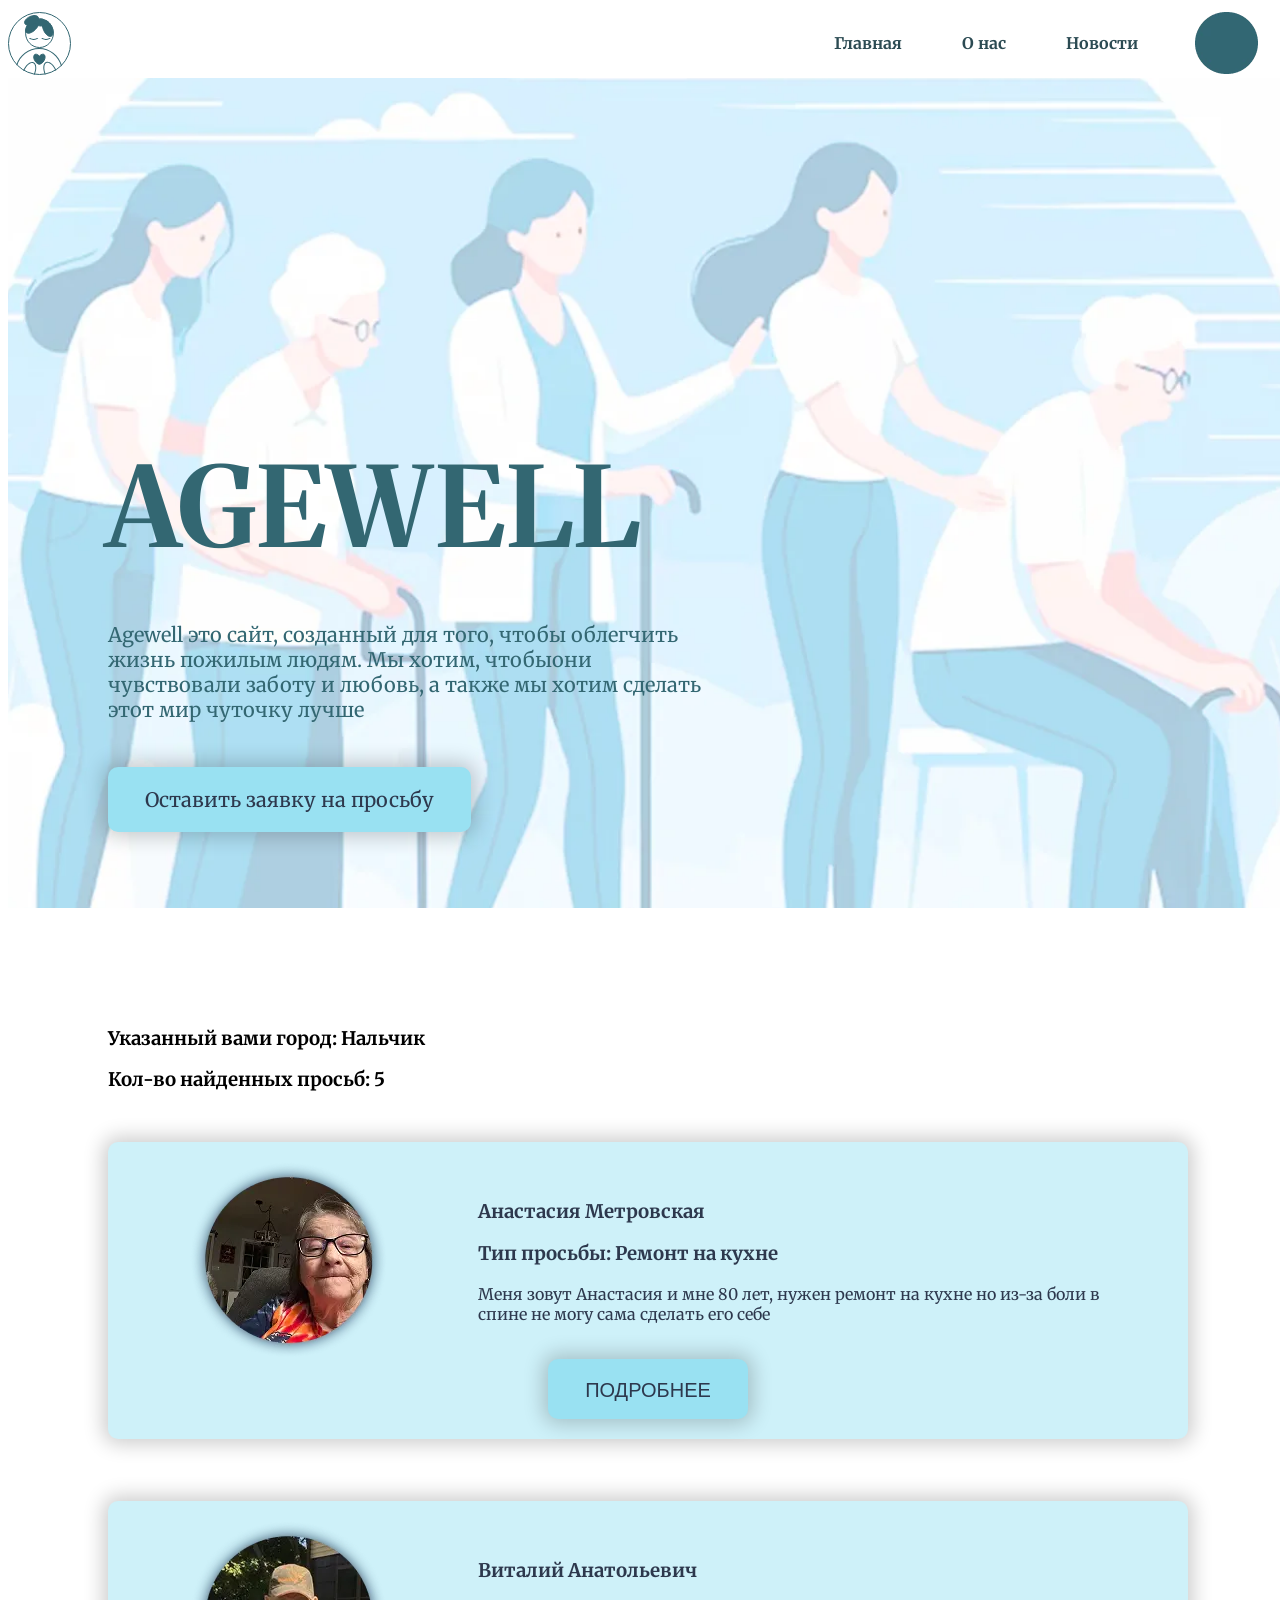
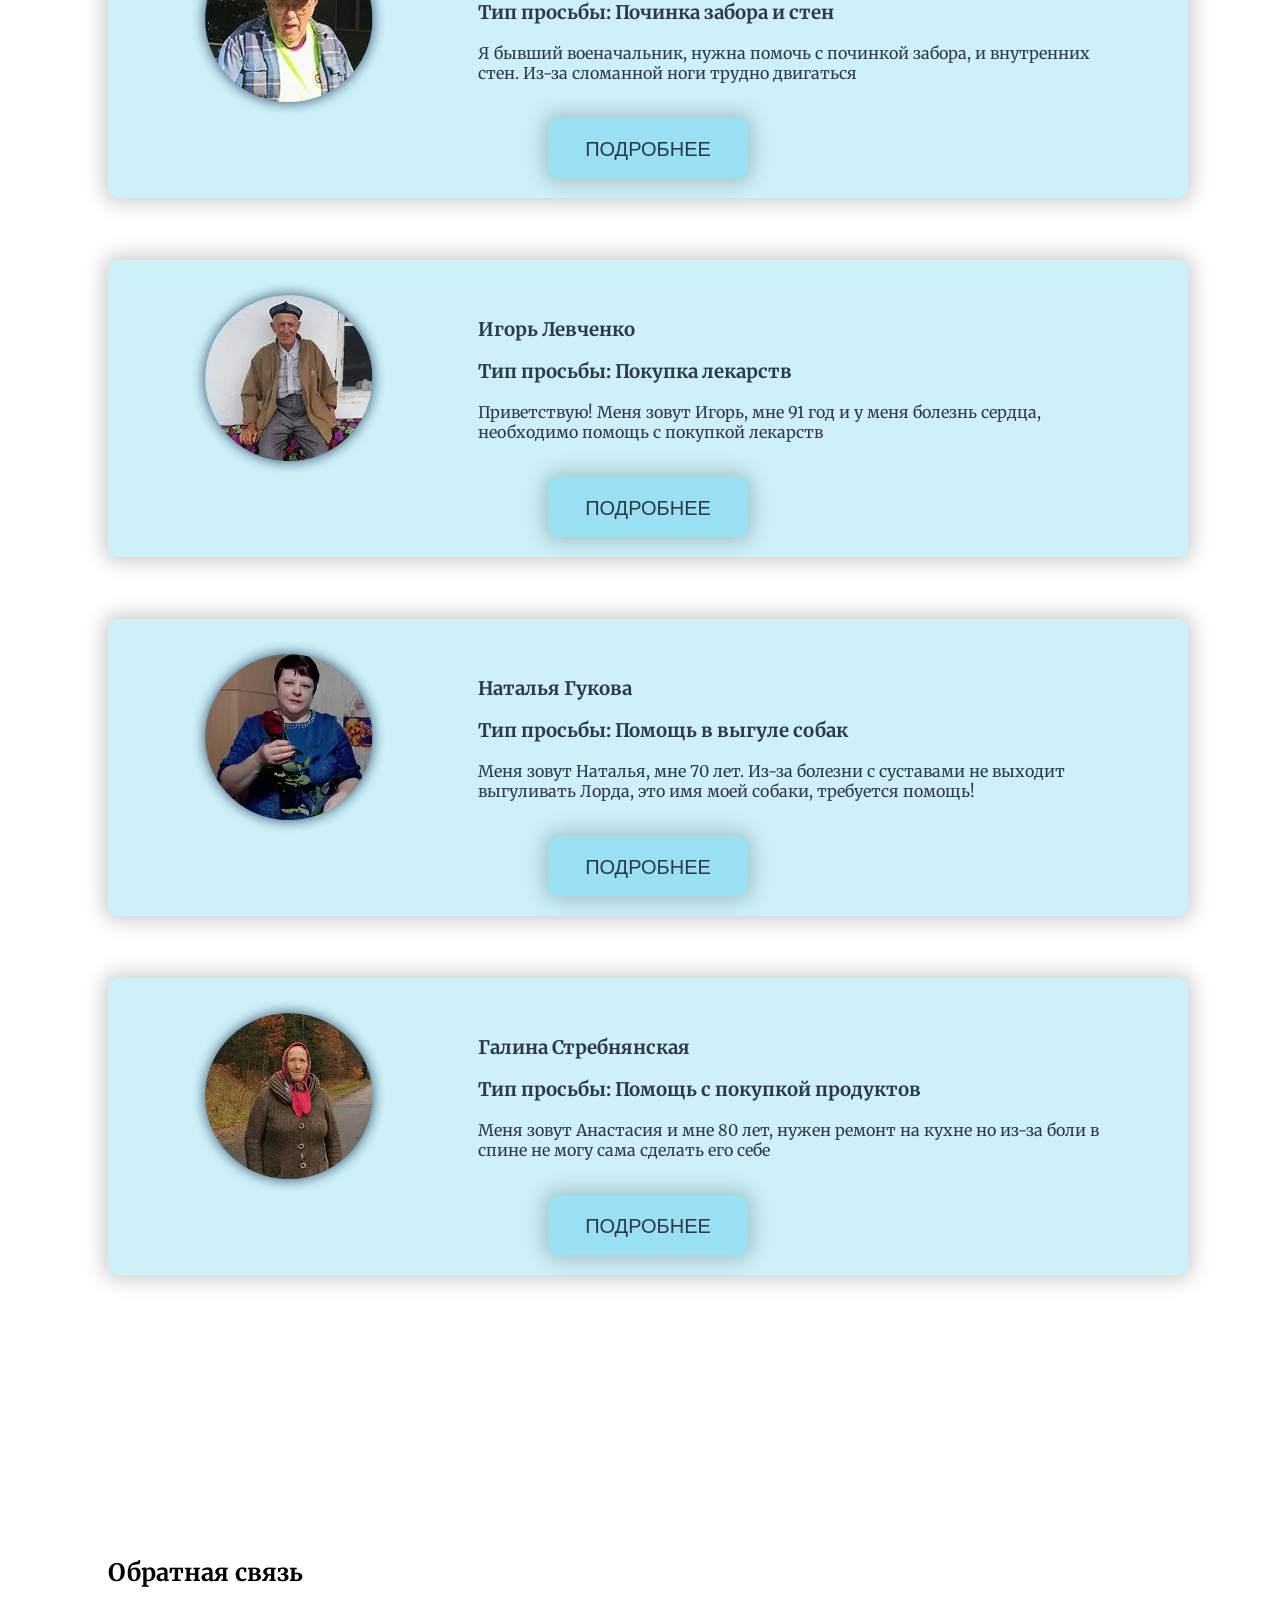
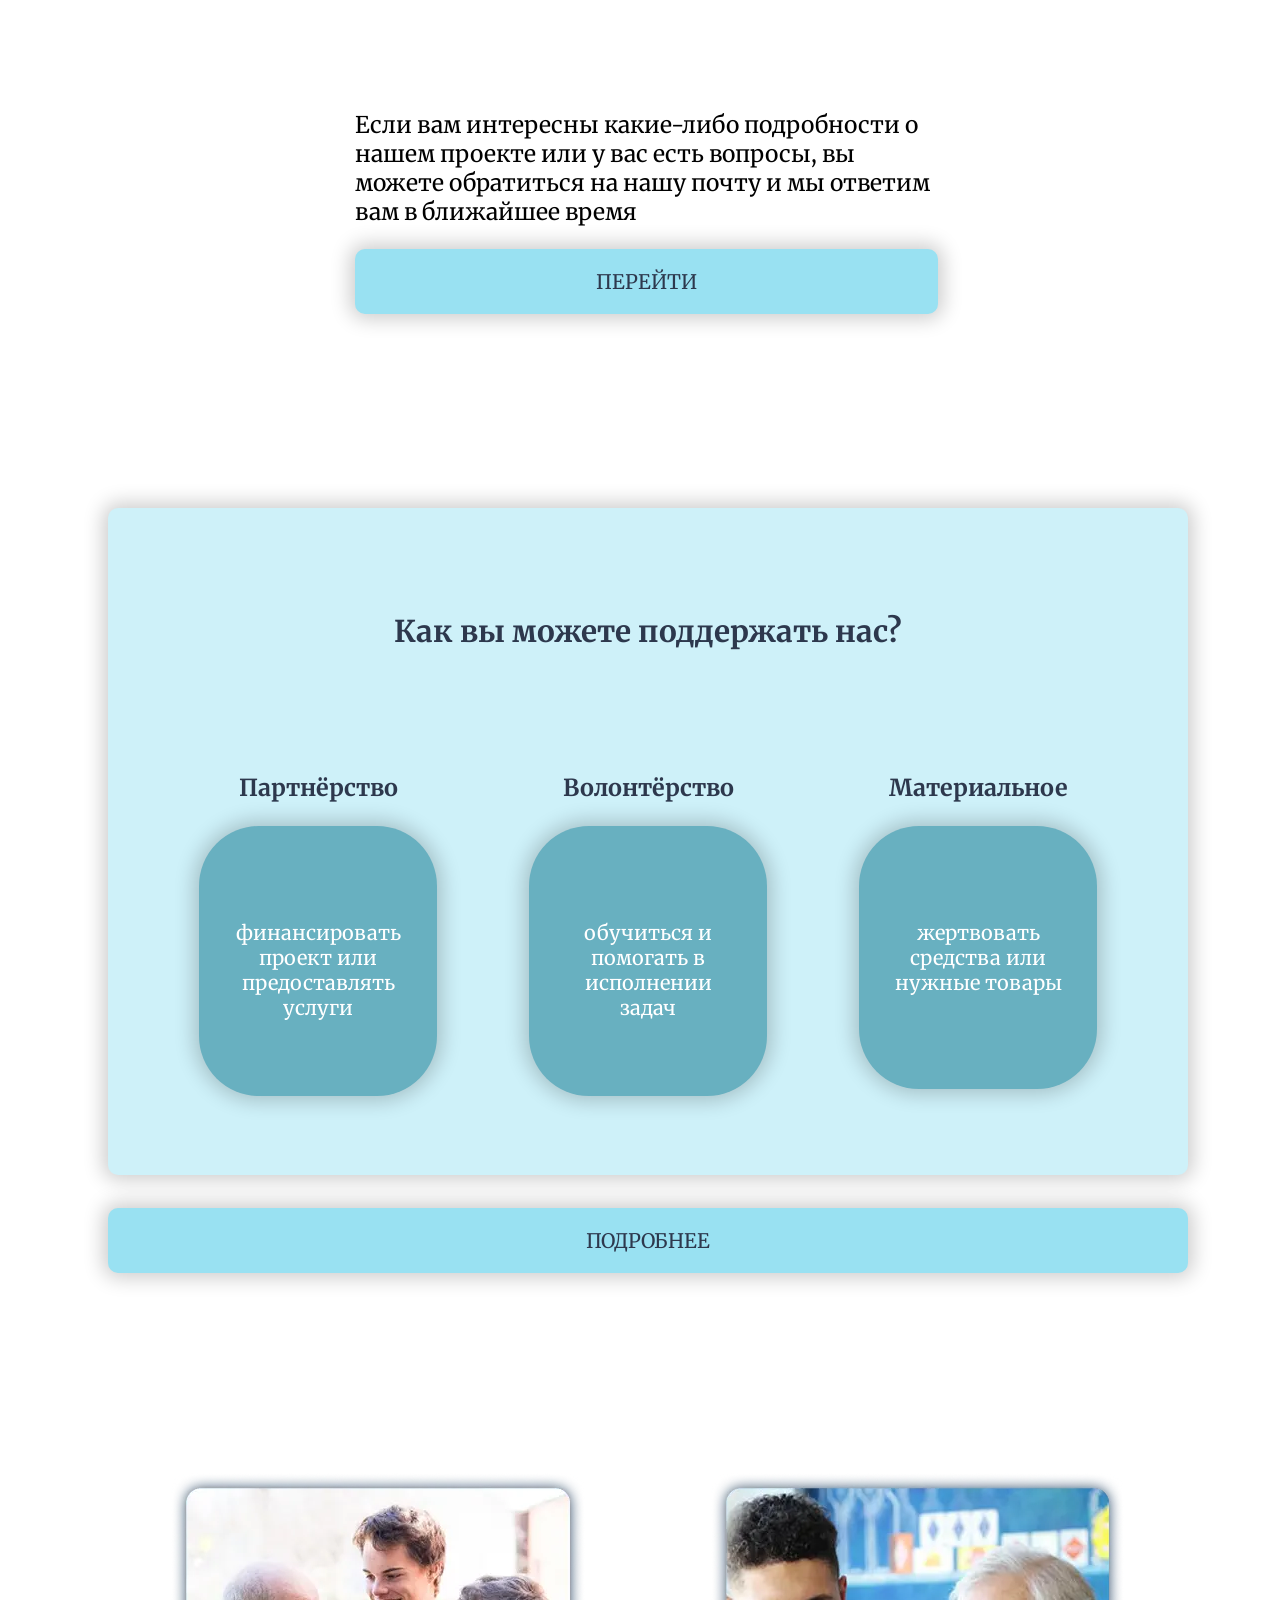
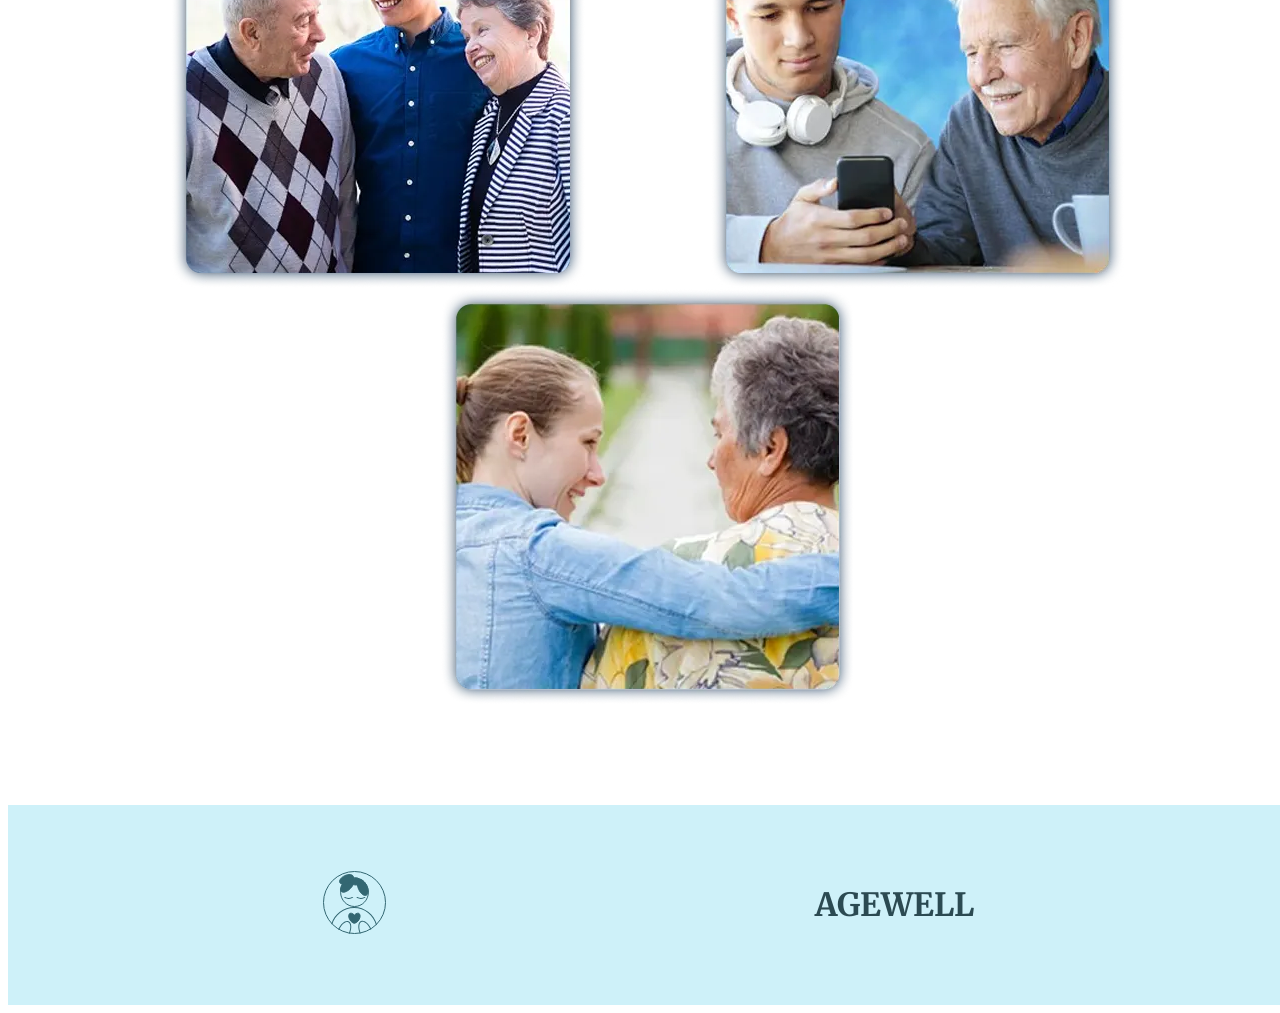
<file: index.html>
<!DOCTYPE html>
<html lang="ru">

<head>
  <meta charset="UTF-8">
  <meta name="viewport" content="width=device-width, initial-scale=1.0">
  <title>AGEWELL</title>
  <link rel="stylesheet" href="./style.css">
  <style>
    @import url('https://fonts.googleapis.com/css2?family=Merriweather:ital,opsz,wght@0,18..144,300..900;1,18..144,300..900&display=swap');
  </style>
</head>

<body>
  <header class="header">
    <div class="header__top">
      <img src="images/logo.svg" alt="логотип agewell">
        <nav class="menu">
          <ul class="menu__list" id="menu">
            <li class="menu__item">
              <a href="./index.html" class="menu__link">Главная</a>
            </li>
            <li class="menu__item">
              <a href="./about_us.html" class="menu__link">О нас</a>
            </li>
            <li class="menu__item">
              <a href="https://t.me/+4CG8GI9V0hs5MDJi" class="menu__link">Новости</a>
            </li> 
          </ul>
          <button class="burger" id="burger">
            <span></span>
          </button> 
          <img src="images/header-circle.webp" alt="аккаунт">
        </nav>
    </div>
    <div class="container goal text">
      <!-- тут пишется наше название -->
      <h1 class="header__title">
        AGEWELL
      </h1>
      <!-- и то, кто мы -->
      <p class="header__text">
        Agewell  это сайт, созданный для того, чтобы облегчить жизнь пожилым людям. Мы хотим, чтобыони чувствовали заботу и любовь, а также мы хотим сделать этот мир чуточку лучше
      </p>
      <!--кнопочка для ссылки на почту тип-->
      <a href="mailto:agewell007@gmail.com" class="header__btn">
        Оставить заявку на просьбу
      </a>
    </div>
  </header>
  <main class="main">
    <section class="people-cards container">
      <div class="people-cards_text-wrapper">
        <h3 class="people-cards_text">
        Указанный вами город: Нальчик
        </h3>
        <h3 class="people-cards_text">
        Кол-во найденных просьб: 5
        </h3>
      </div>
      <div class="people-cards-all">
        <div class="people-card">
          <img src="images/task1.webp" alt="просьба-1">
          <div class="people-cards_task-wrapper">
          <h3 class="people-cards_task-tittle">
            Анастасия Метровская
          </h3>
          <h3 class="people-cards_task-title">
            Тип просьбы: Ремонт на кухне
          </h3>
          <p class="people-cards_task-text">
            Меня зовут Анастасия и мне 80 лет, нужен ремонт на кухне но из-за боли в спине не могу сама сделать его себе
          </p>
          </div>
          <button class="people-cards_task-button">
            ПОДРОБНЕЕ
          </button>
        </div>
        <div class="people-card">
          <img src="images/task2.webp" alt="просьба-1">
          <div class="people-cards_task-wrapper">
          <h3 class="people-cards_task-tittle">
            Виталий Анатольевич
          </h3>
          <h3 class="people-cards_task-title">
            Тип просьбы: Починка забора и стен
          </h3>
          <p class="people-cards_task-text">
            Я бывший  военачальник, нужна помочь с починкой забора, и внутренних стен. Из-за сломанной ноги трудно двигаться
          </p>
          </div>
          <button class="people-cards_task-button">
            ПОДРОБНЕЕ
          </button>
        </div>
        <div class="people-card">
          <img src="images/task3.webp" alt="просьба-1">
          <div class="people-cards_task-wrapper">
          <h3 class="people-cards_task-tittle">
            Игорь Левченко
          </h3>
          <h3 class="people-cards_task-title">
            Тип просьбы: Покупка лекарств
          </h3>
          <p class="people-cards_task-text">
            Приветствую! Меня зовут Игорь, мне 91 год и у меня болезнь сердца, необходимо помощь с покупкой лекарств
          </p>
          </div>
          <button class="people-cards_task-button">
            ПОДРОБНЕЕ
          </button>
        </div>
        <div class="people-card">
          <img src="images/task4.webp" alt="просьба-1">
          <div class="people-cards_task-wrapper">
          <h3 class="people-cards_task-tittle">
            Наталья Гукова
          </h3>
          <h3 class="people-cards_task-title">
            Тип просьбы:  Помощь в выгуле собак
          </h3>
          <p class="people-cards_task-text">
            Меня зовут Наталья, мне 70 лет. Из-за болезни с суставами не выходит выгуливать Лорда,  это имя моей собаки, требуется помощь! 
          </p>
          </div>
          <button class="people-cards_task-button">
            ПОДРОБНЕЕ
          </button>
        </div>
        <div class="people-card">
        <img src="images/task5.webp" alt="просьба-1">
        <div class="people-cards_task-wrapper">
        <h3 class="people-cards_task-tittle">
          Галина Стребнянская
        </h3>
        <h3 class="people-cards_task-title">
          Тип просьбы: Помощь с покупкой продуктов
        </h3>
        <p class="people-cards_task-text">
          Меня зовут Анастасия и мне 80 лет, нужен ремонт на кухне но из-за боли в спине не могу сама сделать его себе
        </p>
        </div>
        <button class="people-cards_task-button">
          ПОДРОБНЕЕ
        </button>
        </div>
      </div>
    </section>
  
  <section class="feedback container">
    <h1 class="feedback-title">
      Обратная связь
    </h1>
    <div class="feedback-row">
      <img src="images/feedback.webp" id="feedback-image" alt="фидбэк">
      <div class="feedback-column">
        <p class="feedback-description">
          Если вам интересны какие-либо подробности о нашем проекте или у вас есть вопросы, вы можете обратиться на нашу почту и мы ответим вам в ближайшее время
        </p>
        <a href="mailto:agewell007@gmail.com" class="feedback-button">
          ПЕРЕЙТИ
        </a>
      </div>
    </div>
  </section>
  
  <section class="support-us container">
    <div class="support-us_container">
      <h1 class="support-us_title">
          Как вы можете поддержать нас?
      </h1>
      <div class="support-us_choices">
        <!-- Тут выбор и их описание в разделе как вы можете поддержать нас  -->
        <div class="support-us_descriptions">
          <h3 class="support-us_child-title">
          Партнёрство   
          </h3>
          <div class="support-us_text-container">
            <p class="support-us_definition">
              финансировать проект или предоставлять услуги
            </p>
          </div>
        </div>
        <div class="support-us_descriptions">
          <h3 class="support-us_child-title">
            Волонтёрство
          </h3>
          <div class="support-us_text-container">
            <p class="support-us_definition">
              обучиться и помогать в исполнении задач
            </p>
          </div>
        </div>
        <div class="support-us_descriptions">
          <h3 class="support-us_child-title">
            Материальное
          </h3>
          <div class="support-us_text-container">
            <p class="support-us_definition">
              жертвовать средства или нужные товары
            </p>
          </div>
        </div>
      </div>
    </div>
    <a href="mailto:agewell007@gmail.com" class="support-us_more-button">
        ПОДРОБНЕЕ
    </a>
    
  </section>

    <section class="gallery container">
      <img src="images/gallery1.webp" alt="">
      <img src="images/gallery2.webp" alt="">
      <img src="images/gallery3.webp" alt="">
    </section>

  </main>
  <footer class="footer container">
    <a href="./index.html" class="footer__logo">
      <img src="images/logo.svg" alt="">
    </a>
    <h1 class="footer_name">AGEWELL</h1>
  </footer>
  <script src="js/main.js"></script>
</body>
</html>
</file>
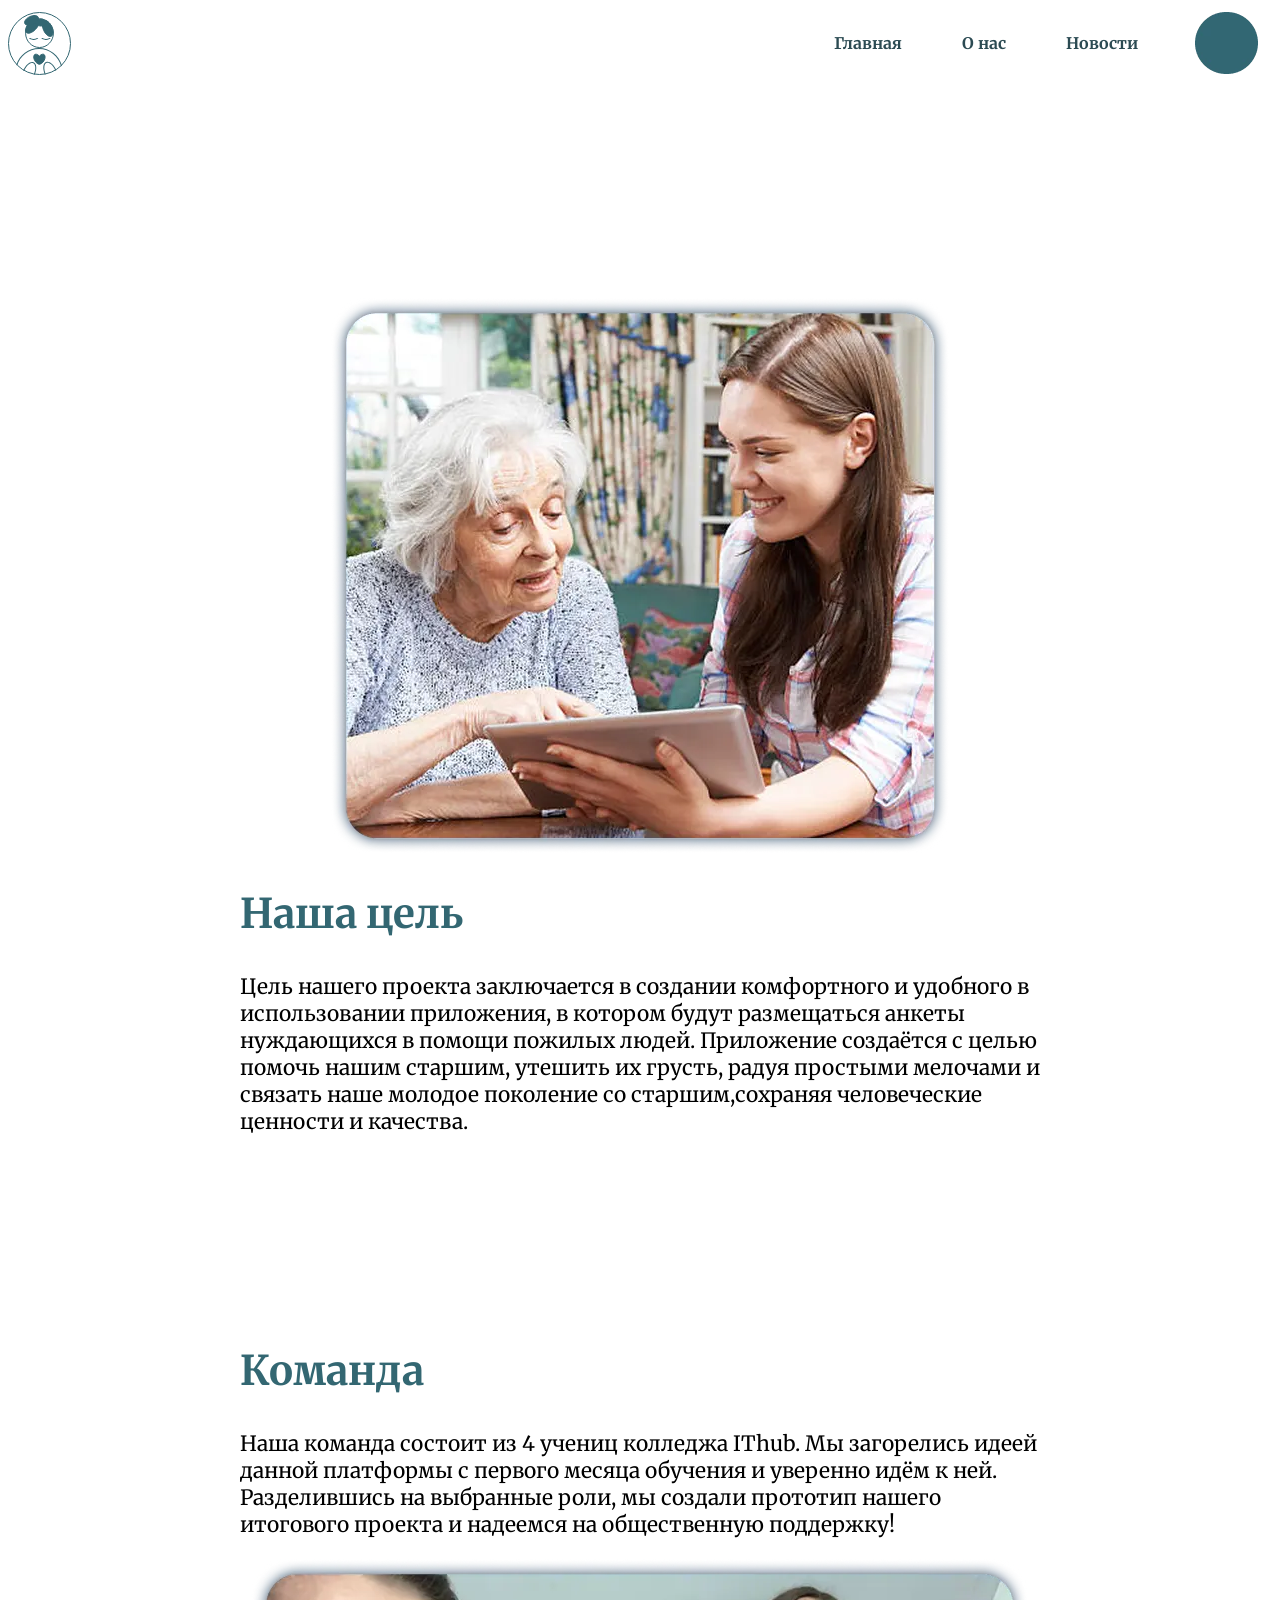
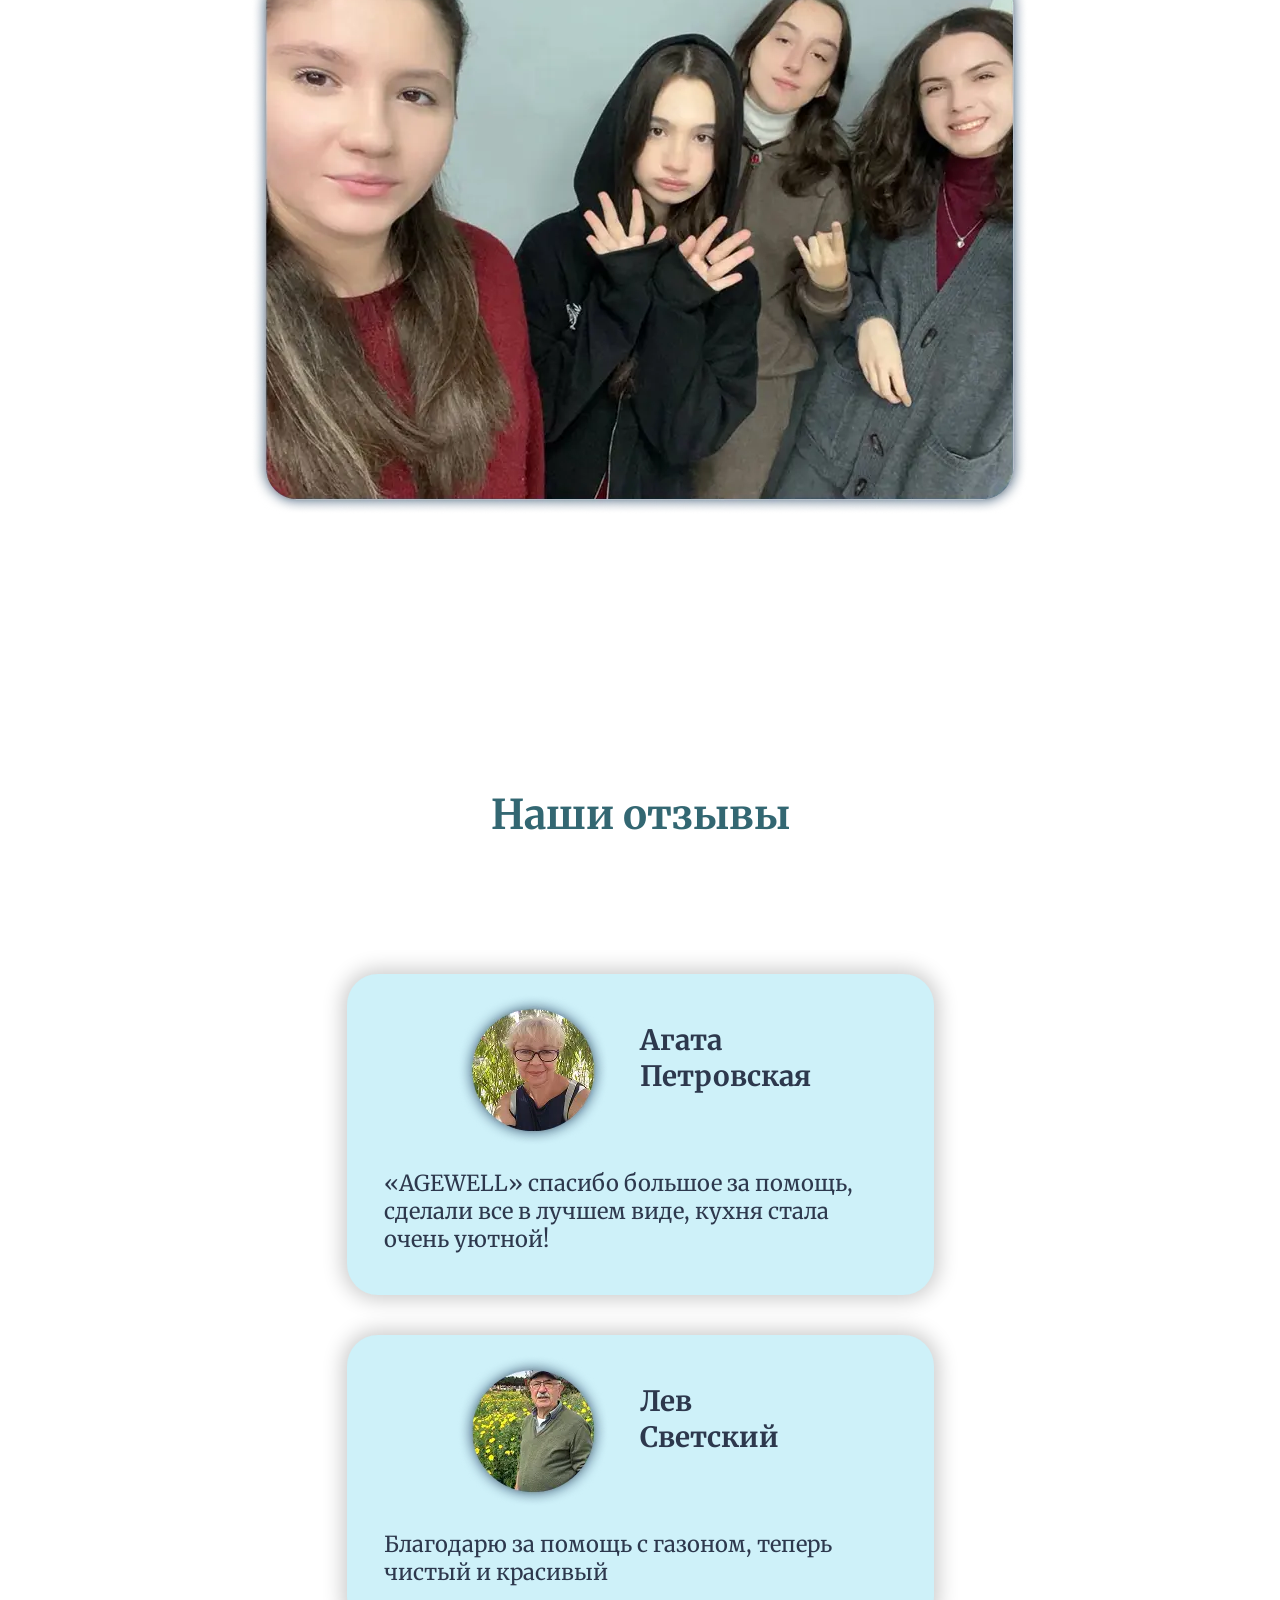
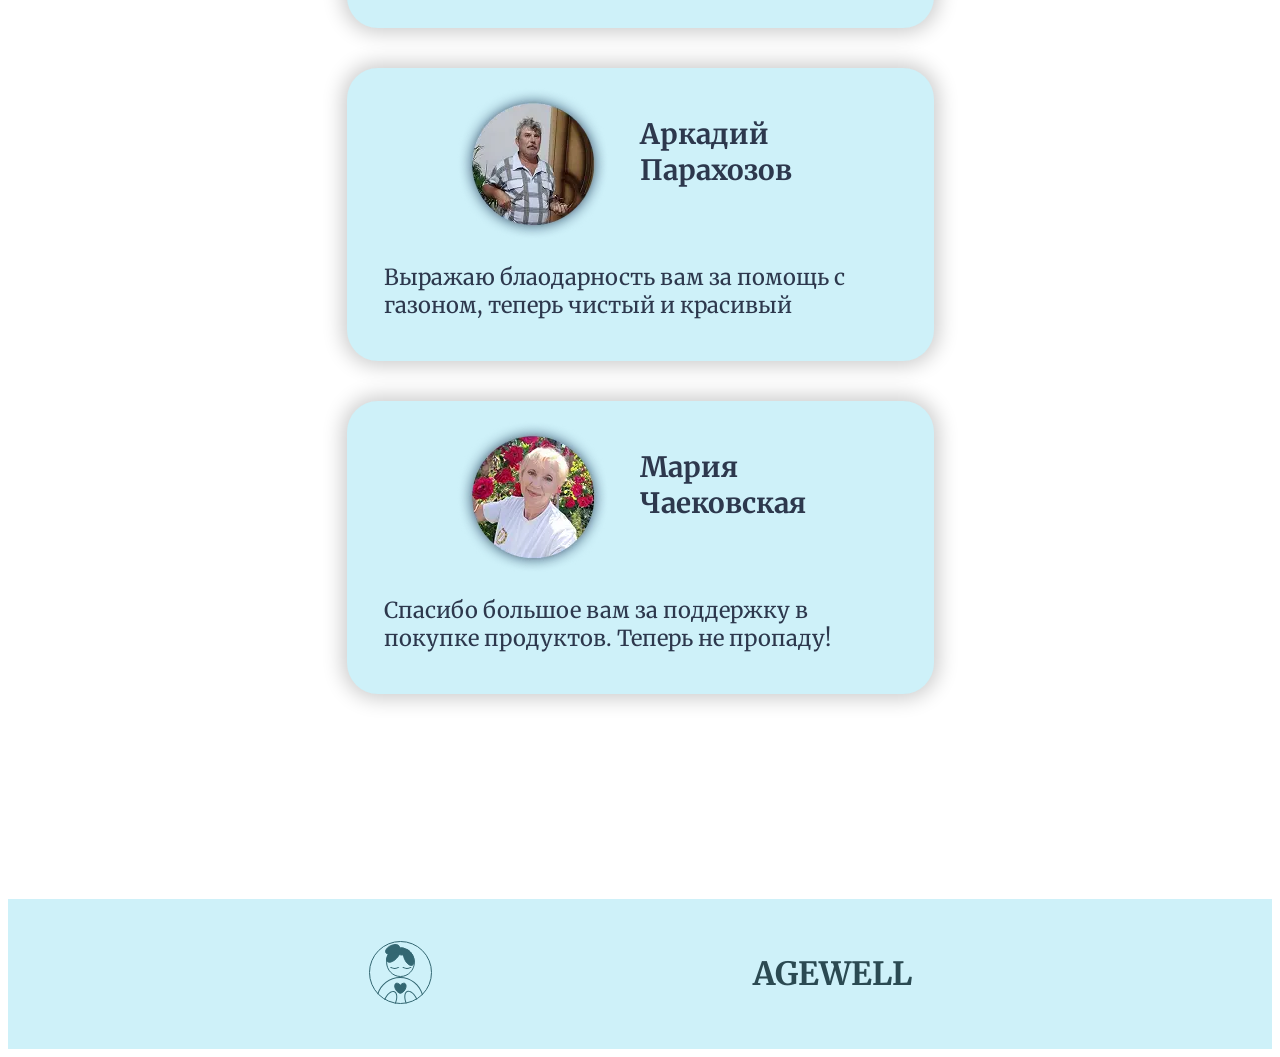
<file: about_us.html>
<!DOCTYPE html>
<html lang="en">
<head>
    <meta charset="UTF-8">
    <meta name="viewport" content="width=device-width, initial-scale=1.0">
    <title>О нас</title>
    <link rel="stylesheet" href="./style2.css">
    <style>
      @import url('https://fonts.googleapis.com/css2?family=Merriweather:ital,opsz,wght@0,18..144,300..900;1,18..144,300..900&display=swap');
    </style>
</head>
<body> 
  <header class="header">
    <div class="header__top">
      <img src="images/logo.svg" alt="логотип agewell">
        <nav class="menu">
          <ul class="menu__list" id="menu">
            <li class="menu__item">
              <a href="./index.html" class="menu__link">Главная</a>
            </li>
            <li class="menu__item">
              <a href="./about_us.html" class="menu__link">О нас</a>
            </li>
            <li class="menu__item">
              <a href="https://t.me/+4CG8GI9V0hs5MDJi" class="menu__link">Новости</a>
            </li> 
          </ul>
          <button class="burger" id="burger">
            <span></span>
          </button> 
          <img src="images/header-circle.webp" alt="аккаунт">
        </nav>
    </div>
  </header>
  <main class="main">
    <section class="goal container">
        <img src="images/goal.webp" alt="цель фото">
        <div class="goal_text-wrapper">
          <h1 class="goal_title">
            Наша цель
          </h1>
          <p class="goal_text">
            Цель нашего проекта заключается в создании комфортного и удобного в использовании приложения, в котором будут размещаться анкеты нуждающихся в помощи пожилых людей. Приложение создаётся с целью помочь нашим старшим, утешить их грусть, радуя простыми мелочами и связать наше молодое поколение со старшим,сохраняя человеческие ценности и качества.
          </p>
        </div>
    </section>
    <section class="team container">
      <div class="team_text-wrapper">
        <h1 class="team_title">
          Команда
        </h1>
        <p class="team_text">
          Наша команда состоит из 4 учениц колледжа IThub. Мы загорелись идеей данной платформы с первого месяца обучения и уверенно идём к ней. Разделившись на выбранные роли, мы создали прототип нашего итогового проекта и надеемся на общественную поддержку!
        </p>
      </div>
      <img src="images/team.webp" alt="команда фото">
    </section>
    <section class="comments container">
      <h1 class="comments_title">
        Наши отзывы
      </h1>
      <div class="comments_all-wrapper">
        <div class="comments_wrapper">
          <div class="comments-upper">
            <img src="images/comment1.webp" alt="первый коммент фотка">
            <h3 class="comments-names">
              Агата Петровская
            </h3>
          </div>
          <p class="comments_text">
            «AGEWELL» спасибо большое за помощь, сделали все в лучшем виде, кухня стала очень уютной! 
          </p>
        </div>
        <div class="comments_wrapper">
          <div class="comments-upper">
            <img src="images/comment2.webp" alt="второй коммент фотка">
            <h3 class="comments-names">
              Лев Светский
            </h3>
          </div>
          <p class="comments_text">
            Благодарю за помощь с газоном, теперь чистый и красивый
          </p>
        </div>
        <div class="comments_wrapper">
          <div class="comments-upper">
            <img src="images/comment3.webp" alt="третий коммент фотка">
            <h3 class="comments-names">
              Аркадий Парахозов
            </h3>
          </div>
          <p class="comments_text">
            Выражаю блаодарность вам за помощь с газоном, теперь чистый и красивый
          </p>
        </div>
        <div class="comments_wrapper">
          <div class="comments-upper">
            <img src="images/comment4.webp" alt="четвёртый коммент фотка">
            <h3 class="comments-names">
              Мария Чаековская
            </h3>
          </div>
          <p class="comments_text">
            Спасибо большое вам за поддержку в покупке продуктов. Теперь не пропаду!
          </p>
        </div>
      </div>
    </section>
  </main>
  <footer class="footer container">
    <a href="./index.html" class="footer__logo">
      <img src="images/logo.svg" alt="">
    </a>
    <h1 class="footer_name">AGEWELL</h1>
  </footer>
  <script src="js/main.js"></script>
</body>
</html>
</file>
<file: style.css>
* {
    box-sizing: border-box;
    
}

button,
button:active,
button:focus  {
    border:none;
}

img {
    max-width: 100%;
    max-height: 100%;
}


body {
    background-color: #FFFFFF;
    font-family: "Merriweather", serif;
    max-width: 100%;
    min-height: 100%;
}
html, body { width: 100%; max-width: 100%; overflow-x: none; overflow-y: none; } 

ul, ol {
    list-style: none;
}

a {
    color: #2B4A52;
    text-decoration: none;
    font-family: "Merriweather", serif;
}



.header {
    background-image: url(./images/banner.webp);
    height: 100vh;
    background-repeat: no-repeat;
    background-position: center;
    background-size: cover;
}

.container {
    padding: 0px 200px;
}

.container text {
    background-color: #FFFFFF;
}

.header__top {
    min-height: 70px;
    background-color: #FFFFFF;
    display: flex;
    align-items: center;
    justify-content: space-between;
    width: 100vw;
}

.menu {
    display: flex;
    align-items: center;
    padding-right: 30px;
}
.menu__list {
    display: flex;
    flex-wrap: wrap;
    gap: 60px;
    padding-right: 57px;
}
.menu__item {
    font-weight: 700;
}
.burger {
    display: none;
    width: 50px;
    height: 24px;
    position: relative;
    background: transparent;
    border: none;
    cursor: pointer;
    margin-right: 20px;
}

.burger span,
.burger::before,
.burger::after {
    content: "";
    position: absolute;
    left: 0;
    width: 100%;
    height: 3px;
    background: #333;
    border-radius: 3px;
}

.burger::before {
    top: 0;
}

.burger span {
    top: 50%;
    transform: translateY(-50%);
}

.burger::after {
    bottom: 0;
}






.header__title {
    padding-top: 260px;
    font-size: 111px;
    color: #336772;
    margin: 0px;
}
.header__text {
    font-size: 20px;
    max-width: 618px;
    color: #336772;
    padding: 25px 0;
}
.header__btn {
    display: inline-block;
    font-size: 20px;
    color: #2D384D;
    background-color: #99E1F2;
    padding: 20px 37px;
    border-radius: 10px;
    box-shadow: 0 0 20px 5px rgba(0, 0, 0, 0.2);
}




.main {
}

.goal {
    padding: 0 200px;
}


.people-cards {
    max-width: 1195px 0;
    padding: 151px 200px;
    display: flex;
    justify-content: space-between;
    flex-direction: column;
}
.people-card {
    color: #2D384D;
    background-color: #CEF1F9;
    padding: 20px 37px;
    border-radius: 10px;
    box-shadow: 0 0 20px 5px rgba(0, 0, 0, 0.2);
    /* max-width: 100%; */
    display: flex;
    /* justify-content: space-between; */
    align-items: center;
    margin-bottom: 62px;
    justify-content: space-around;
    min-width: 100%;
    flex-wrap: wrap;
}
.people-cards_task-wrapper {
    display: block;

}
.people-cards_task-tittle {
}
.people-cards_task-title {
}
.people-cards_task-text {
    max-width: 628px;
}
.people-cards_task-button {
    display: inline-block;
    font-size: 20px;
    color: #2D384D;
    background-color: #99E1F2;
    padding: 20px 37px;
    border-radius: 10px;
    box-shadow: 0 0 20px 5px rgba(0, 0, 0, 0.2);
    max-width: 263px;
    max-height: 60px;
}
.people-cards_text-wrapper {
    padding-bottom: 32px;
    max-width: 628px;
}




.feedback {
    
}
.feedback-row{
    display: flex;
    align-items: center;
    justify-content: space-around;
    min-width: 100%;
}
.feedback-column{
    padding-left: 150px;
    max-width: 787px;;
}
.feedback-description {
    max-width: 587px;
    font-size: 23px;
}
.feedback-button {
    display: inline-block;
    font-size: 20px;
    color: #2D384D;
    background-color: #99E1F2;
    padding: 20px 241px;
    border-radius: 10px;
    box-shadow: 0 0 20px 5px rgba(0, 0, 0, 0.2);
    max-width: 587px;
    max-height: 76px;
}





.support-us {
    display: flex;
    flex-direction: column;
    padding: 250px 203px;
}
.support-us_container {
    display: flex;
    flex-direction: column;
    justify-content: center;
    align-items: center;
    font-size: 20px;
    color: #2D384D;
    background-color: #CEF1F9;
    border-radius: 10px;
    box-shadow: 0 0 20px 5px rgba(0, 0, 0, 0.2);
    min-width: 100%;
    padding: 79px 45px;
}
.support-us_title {
    margin-bottom: 100px;
}
.support-us_choices {
    display: flex;
    justify-content: space-around;
    min-width: 100%;
    flex-wrap: wrap;
}
.support-us_descriptions {
    display: flex;
    flex-direction: column;
    align-items: center;
}
.support-us_child-title {
}
.support-us_text-container {
    display: flex;
    flex-direction: column;
    align-items: center;
    font-size: 20px;
    color: #FFFFFF;
    background-color: #68B0C0;
    border-radius: 60px;
    box-shadow: 0 0 20px 5px rgba(0, 0, 0, 0.2);
    max-width: 300px;
    max-height: 270px;
}
.support-us_definition {
    max-width: 238px;
    padding: 74px 30px;
    text-align: center;
}
.support-us_more-button {
    display: inline-block;
    font-size: 20px;
    color: #2D384D;
    background-color: #99E1F2;
    text-align: center;
    padding: 20px 0px;
    border-radius: 10px;
    box-shadow: 0 0 20px 5px rgba(0, 0, 0, 0.2);
    max-width: 100%;
    max-height: 76px;
    margin-top: 33px;
}






.gallery {
    display: flex;
    align-items: center;
    padding-bottom: 156px;
    justify-content: space-around;
    min-width: 100%;
    flex-wrap: wrap;
}



.footer {
    background-color: #CEF1F9;
    display: flex;
    justify-content: space-around;
    align-items: center;
    height: 150px;
}
.footer_name {
    color: #2B4A52;
}

.footer-inner {
    display: flex;
    justify-content: space-between;
    gap: 160px;
}


.footer__nav-item {
    padding: 8px 0;
}


@media (max-width: 1600px) {
    .container {
        padding: 100px 100px;
    }
    #feedback-image {
        display: none;
    }
    .feedback-column {
        padding-top: 85px;
        padding-left: 0;
    }
    .feedback-row {
        max-height: 300px;
    }
}
@media (max-width: 1125px) {
    .support-us_container{
        font-size: 15px;
    }
    .support-us_text-container{
        font-size: 15px;
    }
    .container {
    padding: 80px 60px;
    }
}
@media (max-width: 980px) {
    .container {
    padding: 50px 30px  ;
    }
    .support-us_title {
        margin-bottom: 30px;
    }
    .feedback-column {
        padding-top: 50px;
        padding-left: 0;
    }
}
@media (max-width: 680px) {
    .feedback-column {
        padding-top: 20px;
        padding-left: 0;
    }
    .feedback-description {
        font-size: 19px;
    }
    .feedback-button {
        padding: 20px 200px;
    }
}


@media (max-width: 600px) {
    .burger {
    display: block;
    }

    .menu__list {
    display: none;
    position: absolute;
    top: 40px;
    right: 0;

    flex-direction: column;
    gap: 15px;

    padding: 15px;
    background: #fff;
    border-radius: 10px;
    box-shadow: 0 5px 15px rgba(0,0,0,.15);
    z-index: 100;
    }

    .menu__list.active {
    display: flex;
    }

    .header__title {
        font-size: 80px;
    }
    .header__text {
        font-size: 18px;
        padding: 15px 0;
    }

    .header__btn {
        font-size: 18px;
        padding: 18px 30px;
    }

    .feedback-description {
        font-size: 16px;
    }

    .feedback-column {
        padding-top: 0;
    }

    .feedback-button {
        padding: 15px 150px;
    }

}
@media (max-width: 445px) {
    .container {
    padding: 50px 30px  ;
    }
    .support-us_title {
        margin-bottom: 30px;
    }
    .header__title {
        font-size: 70px;
    }
    .header__text {
        font-size: 16px;
        padding: 15px 0;
    }
    .feedback-button {
        padding: 15px 120px;
    }

}
@media (max-width: 400px) {
    .header__title {
        font-size: 60px;
    }
    .header__text {
        font-size: 15px;
        padding: 15px 0;
    }
    .header__btn {
        font-size: 16px;
        padding: 15px 25px;
    }
}
</file>
<file: style2.css>
* {
    box-sizing: border-box;
    
}

button,
button:active,
button:focus  {
    border:none;
}

img {
    max-width: 100%;
    max-height: 100%;
}


body {
    background-color: #FFFFFF;
    font-family: "Merriweather", serif;
}

ul, ol {
    list-style: none;
}

a {
    color: #2B4A52;
    text-decoration: none;
    font-family: "Merriweather", serif;
}


.container {
    padding: 0px 200px;
}

.container text {
    background-color: #FFFFFF;
}

.header__top {
    min-height: 70px;
    background-color: #FFFFFF;
    display: flex;
    align-items: center;
    justify-content: space-between;
    width: 100vw;
}





.menu {
    display: flex;
    align-items: center;
    padding-right: 30px;
}
.menu__list {
    display: flex;
    flex-wrap: wrap;
    gap: 60px;
    padding-right: 57px;
}
.menu__item {
    font-weight: 700;
}
.burger {
    display: none;
    width: 50px;
    height: 24px;
    position: relative;
    background: transparent;
    border: none;
    cursor: pointer;
    padding: 0;
    margin-right: 20px;
}

.burger span,
.burger::before,
.burger::after {
    content: "";
    position: absolute;
    left: 0;
    width: 100%;
    height: 3px;
    background: #333;
    border-radius: 3px;
}

.burger::before {
    top: 0;
}

.burger span {
    top: 50%;
    transform: translateY(-50%);
}

.burger::after {
    bottom: 0;
}

.main {
}

.goal {
    padding-top: 220px;
    display: flex;
    justify-content: space-between;
    align-items: center;
    padding-bottom: 155px;
}

.goal_title {
    font-size: 41px;
    color: #336772;
}

.goal_text {
    max-width: 579px;
    font-size: 21px;
}

.team {
    display: flex;
    justify-content: space-between;
    align-items: center;
    padding-bottom: 240px;
}

.team_title {
    font-size: 41px;
    color: #336772;
}

.team_text {
    max-width: 579px;
    font-size: 21px;
}

.comments {
    display: flex;
    flex-direction: column;
    justify-content: center;
    align-items: center;
    padding-bottom: 175px;
}

.comments_title {
    font-size: 41px;
    color: #336772;
    padding-bottom: 100px;
}

.comments_all-wrapper{
    max-width: 1195px 0;
    display: flex;
    flex-wrap: wrap;
    justify-content: center;
    gap: 35px;
}

.comments_wrapper {
    color: #2D384D;
    background-color: #CEF1F9;
    padding: 20px 37px;
    border-radius: 31px;
    box-shadow: 0 0 20px 5px rgba(0, 0, 0, 0.2);
    max-width: 587px;
    display: flex;
    flex-direction: column;
    align-items: center;
    margin-bottom: 62px;
    justify-content: space-around;
    flex-wrap: wrap;
}

.comments-upper {
    display: flex;
    gap: 30px;
    flex-wrap: wrap;
}

.comments-names {
    max-width: 183px;
    font-size: 28px;
}

.comments_text {
    font-size: 22px;
}

.footer {
    background-color: #CEF1F9;
    display: flex;
    justify-content: space-around;
    align-items: center;
    height: 150px;
}
.footer_name {
    color: #2B4A52;
}

.footer-inner {
    display: flex;
    justify-content: space-between;
    gap: 160px;
}

.footer__logo {
}

.footer__nav {
}

.footer__nav-item {
    padding: 8px 0;
}

.footer__nav-item ul {
    list-style: circle;
}


@media (max-width: 1640px) {
    .comments_all-wrapper{
        gap: 10px;
    }
    .comments_wrapper {
        margin-bottom: 30px;
    }
}
    
@media (max-width: 1400px) {
    .goal {
        flex-direction: column;
    }
    .goal_text {
        max-width: 800px;
    }
    .team {
        flex-direction: column;
    }
    .team_text {
        max-width: 800px;
    }
}

@media (max-width: 900px) {
    .container {
        padding: 30px 150px;
    }
}

@media (max-width: 770px) {
    .comments-names {
        margin: 0;
    }
    .comments-upper {
        gap: 5px;
    }
    .container {
        padding: 30px 110px;
    }
}

@media (max-width: 650px) {
    .container {
        padding: 30px 90px;
    }

    .goal_title {
        font-size: 35px;
    }

    .goal_text {
        max-width: 579px;
        font-size: 18px;
    }

    .team_title {
        font-size: 35px;
    }

    .team_text {
        max-width: 579px;
        font-size: 18px;
    }

    .comments-names {
        font-size: 23px;
    }
    .comments_text {
        font-size: 18px;
    }
}

@media (max-width: 600px) {

    .burger {
    display: block;
    }

    .menu__list {
    display: none;
    position: absolute;
    top: 40px;
    right: 0;

    flex-direction: column;
    background: white;
    padding: 15px;
    }

    .menu__list.active {
    display: flex;
    }
}

@media (max-width: 550px) {
    .container {
        padding: 30px 50px;
    }

    .goal_title {
        font-size: 30px;
    }

    .goal_text {
        max-width: 579px;
        font-size: 16px;
    }

    .team_title {
        font-size: 30px;
    }

    .team_text {
        max-width: 579px;
        font-size: 16px;
    }
}
@media (max-width: 450px) {
    .container {
        padding: 30px 20px;
    }
}
</file>
